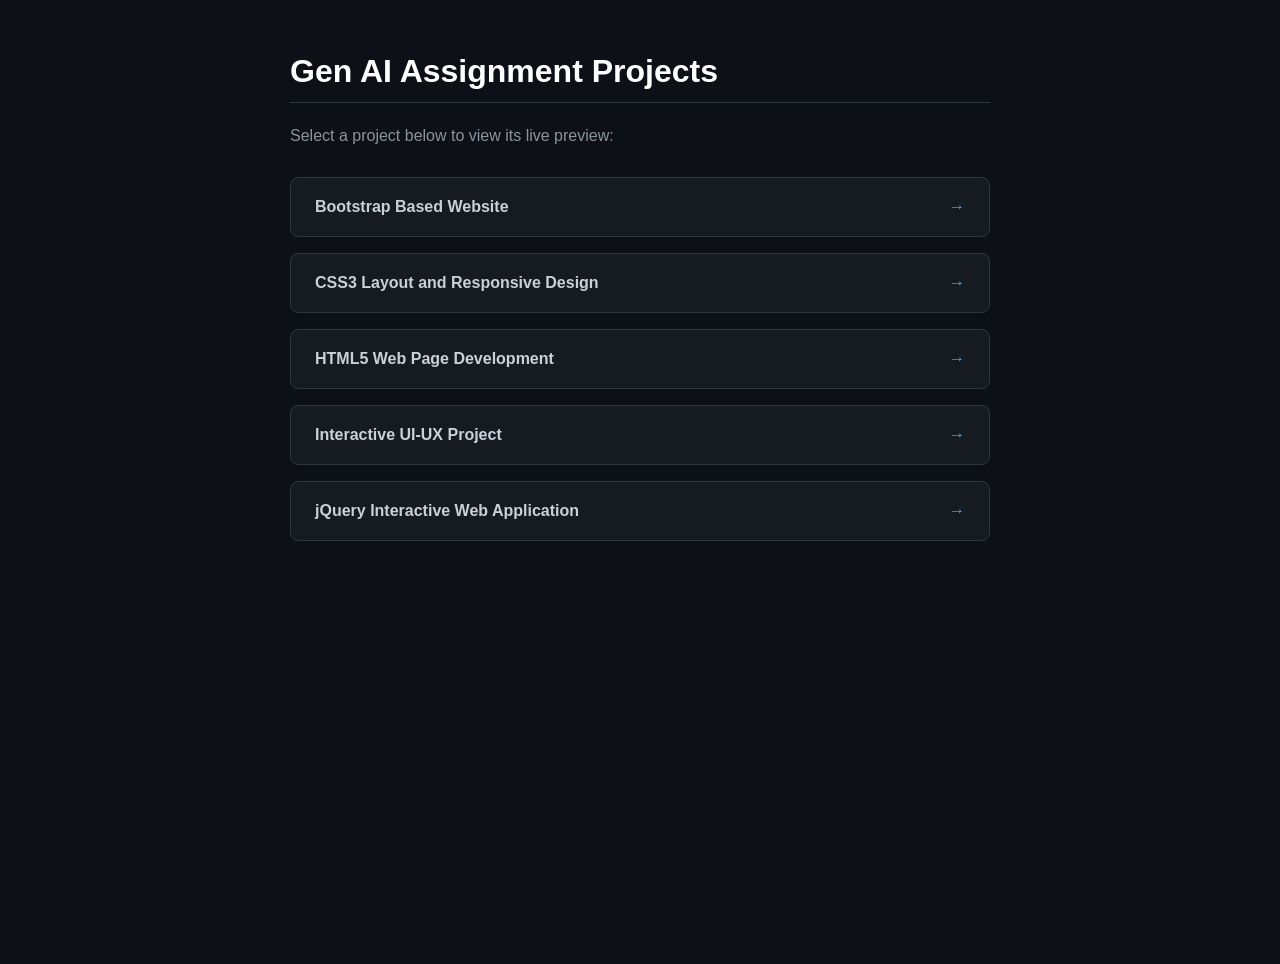
<file: index.html>
<!DOCTYPE html>
<html lang="en">
<head>
  <meta charset="UTF-8" />
  <meta name="viewport" content="width=device-width, initial-scale=1.0" />
  <title>Gen AI Assignment Portal</title>
  <style>
    :root {
      --bg-color: #0d1117;
      --card-bg: #161b22;
      --border-color: #30363d;
      --text-color: #c9d1d9;
      --accent-color: #58a6ff;
      --hover-bg: #21262d;
    }

    body {
      font-family: -apple-system, BlinkMacSystemFont, "Segoe UI", Roboto, Helvetica, Arial, sans-serif;
      background-color: var(--bg-color);
      color: var(--text-color);
      margin: 0;
      padding: 2rem;
      display: flex;
      flex-direction: column;
      align-items: center;
      min-height: 100vh;
    }

    .container {
      max-width: 700px;
      width: 100%;
    }

    h1 {
      color: #ffffff;
      font-size: 2rem;
      border-bottom: 1px solid var(--border-color);
      padding-bottom: 0.75rem;
      margin-bottom: 1.5rem;
    }

    p {
      color: #8b949e;
      margin-bottom: 2rem;
    }

    .list {
      display: flex;
      flex-direction: column;
      gap: 1rem;
    }

    .card {
      display: flex;
      justify-content: space-between;
      align-items: center;
      background-color: var(--card-bg);
      border: 1px solid var(--border-color);
      border-radius: 8px;
      padding: 1.25rem 1.5rem;
      text-decoration: none;
      color: var(--text-color);
      font-weight: 600;
      transition: all 0.2s ease-in-out;
    }

    .card:hover {
      background-color: var(--hover-bg);
      border-color: var(--accent-color);
      transform: translateY(-2px);
    }

    .card span {
      color: var(--accent-color);
    }
  </style>
</head>
<body>

  <div class="container">
    <h1>Gen AI Assignment Projects</h1>
    <p>Select a project below to view its live preview:</p>

    <div class="list">
      <a class="card" href="./Bootstrap Based Website/">
        Bootstrap Based Website <span>&rarr;</span>
      </a>
      <a class="card" href="./CSS3 Layout and Responsive Design/">
        CSS3 Layout and Responsive Design <span>&rarr;</span>
      </a>
      <a class="card" href="./HTML5 Web Page Development/">
        HTML5 Web Page Development <span>&rarr;</span>
      </a>
      <a class="card" href="./Interactive UI-UX Project/">
        Interactive UI-UX Project <span>&rarr;</span>
      </a>
      <a class="card" href="./jQuery Interactive Web Application/">
        jQuery Interactive Web Application <span>&rarr;</span>
      </a>
    </div>
  </div>

</body>
</html>
</file>
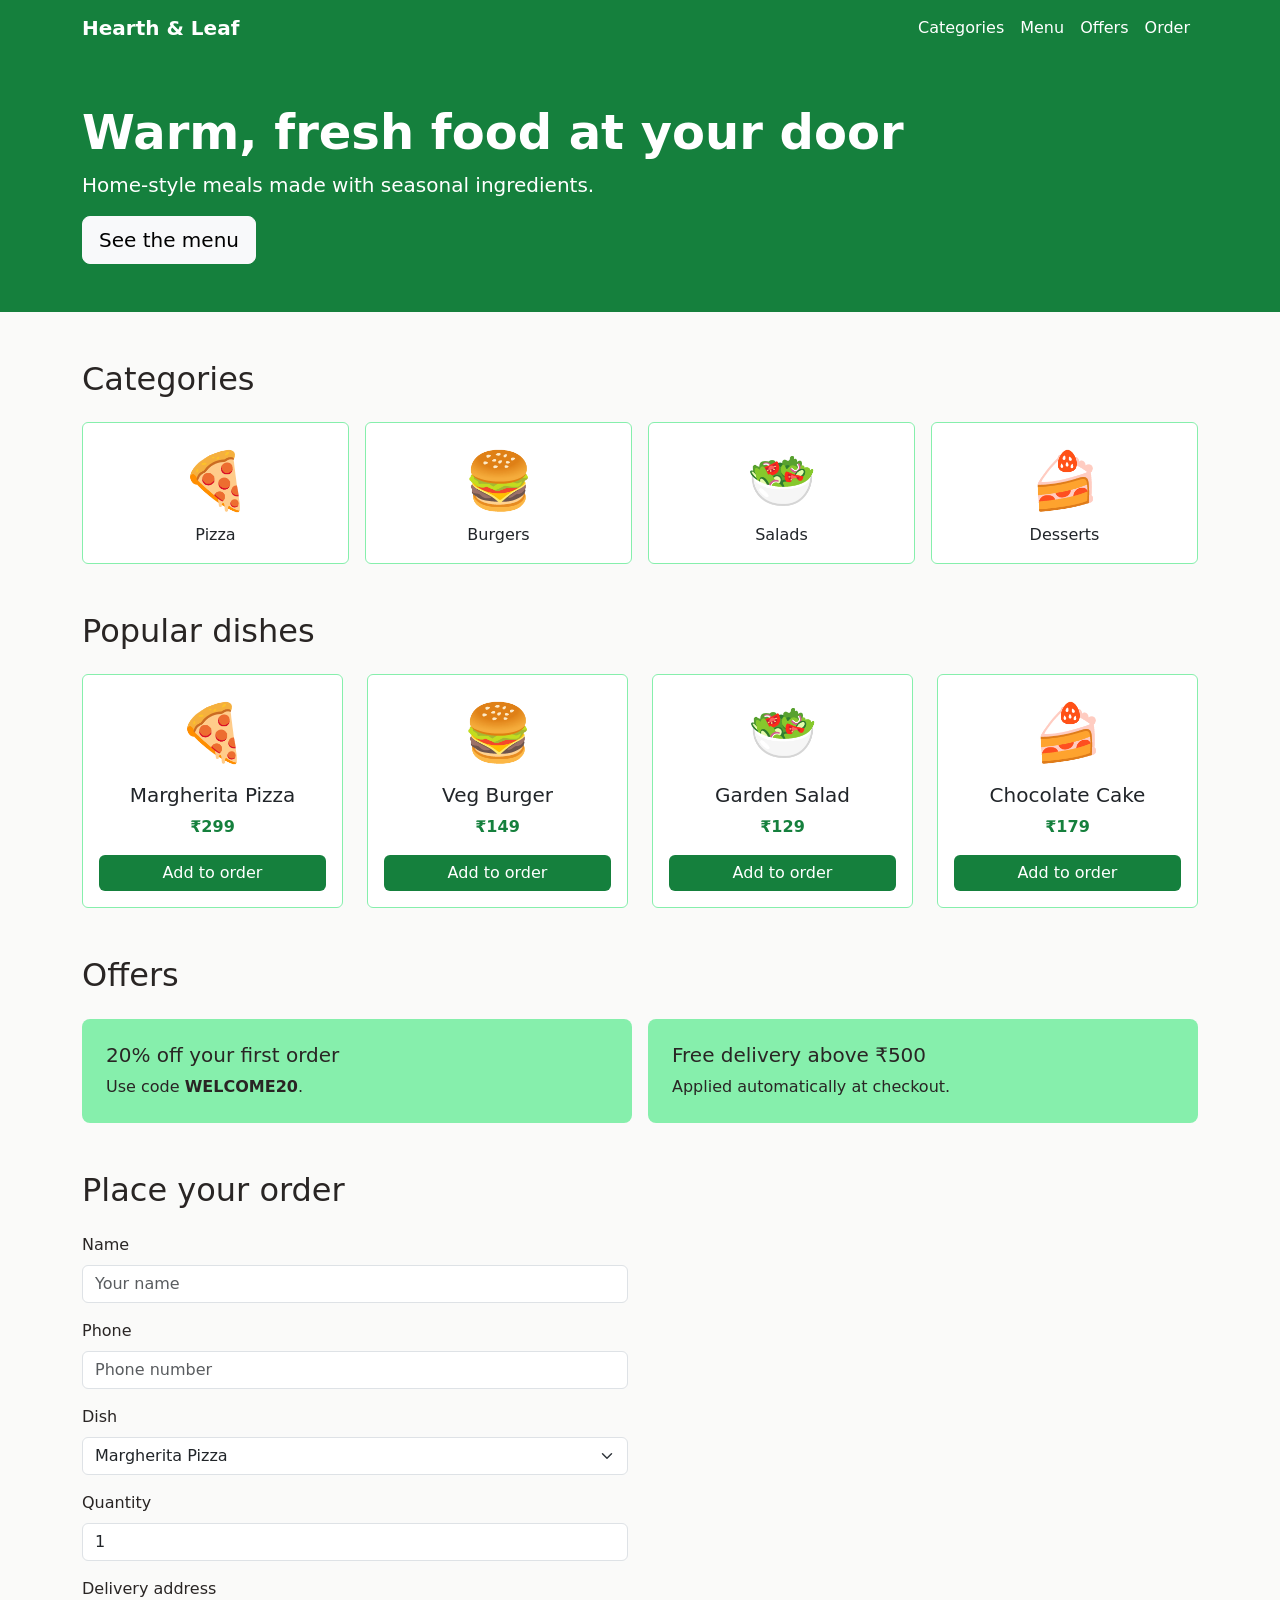
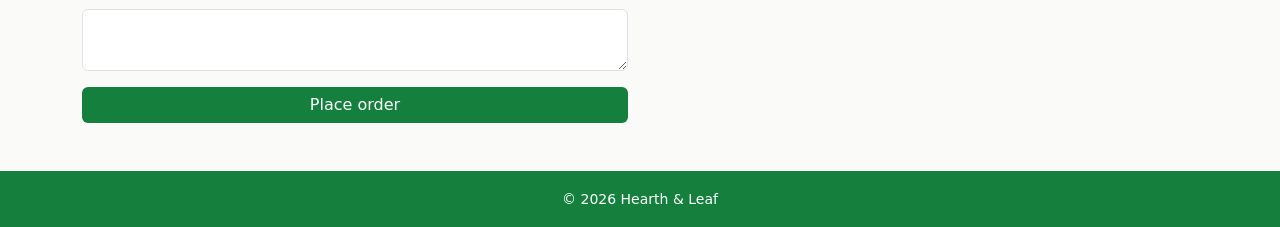
<file: Bootstrap Based Website/index.html>
<!DOCTYPE html>
<html lang="en">
<head>
  <meta charset="UTF-8">
  <meta name="viewport" content="width=device-width, initial-scale=1">
  <title>Hearth & Leaf - Online Food Ordering</title>
  <link href="https://cdn.jsdelivr.net/npm/bootstrap@5.3.3/dist/css/bootstrap.min.css" rel="stylesheet">
  <style>
    :root {
      --green: rgb(21, 128, 61);
      --sage: rgb(134, 239, 172);
      --sand: rgb(250, 250, 249);
      --text: rgb(41, 37, 36);
    }
    body { background: var(--sand); color: var(--text); }
    .bg-green { background: var(--green); }
    .text-green { color: var(--green); }
    .bg-sage { background: var(--sage); }
    .btn-green { background: var(--green); color: #fff; border: 0; }
    .btn-green:hover { background: rgb(16, 100, 48); color: #fff; }
    .navbar .nav-link { color: #fff; }
    .navbar .nav-link:hover { color: var(--sage); }
    .hero { background: var(--green); color: #fff; }
    .card { border: 1px solid var(--sage); background: #fff; }
    .emoji { font-size: 3.5rem; }
    .offer { background: var(--sage); border-radius: .5rem; }
  </style>
</head>
<body>

<!-- Responsive Navbar -->
<nav class="navbar navbar-expand-md navbar-dark bg-green sticky-top">
  <div class="container">
    <a class="navbar-brand fw-bold" href="#">Hearth &amp; Leaf</a>
    <button class="navbar-toggler" data-bs-toggle="collapse" data-bs-target="#menu">
      <span class="navbar-toggler-icon"></span>
    </button>
    <div class="collapse navbar-collapse" id="menu">
      <ul class="navbar-nav ms-auto">
        <li class="nav-item"><a class="nav-link" href="#categories">Categories</a></li>
        <li class="nav-item"><a class="nav-link" href="#menu-items">Menu</a></li>
        <li class="nav-item"><a class="nav-link" href="#offers">Offers</a></li>
        <li class="nav-item"><a class="nav-link" href="#order">Order</a></li>
      </ul>
    </div>
  </div>
</nav>

<!-- Hero -->
<header class="hero py-5">
  <div class="container text-center text-md-start">
    <h1 class="display-5 fw-bold">Warm, fresh food at your door</h1>
    <p class="lead">Home-style meals made with seasonal ingredients.</p>
    <a href="#menu-items" class="btn btn-light btn-lg">See the menu</a>
  </div>
</header>

<!-- Categories -->
<section id="categories" class="container py-5">
  <h2 class="mb-4">Categories</h2>
  <div class="row g-3 text-center">
    <div class="col-6 col-md-3"><div class="card p-3"><div class="emoji">🍕</div>Pizza</div></div>
    <div class="col-6 col-md-3"><div class="card p-3"><div class="emoji">🍔</div>Burgers</div></div>
    <div class="col-6 col-md-3"><div class="card p-3"><div class="emoji">🥗</div>Salads</div></div>
    <div class="col-6 col-md-3"><div class="card p-3"><div class="emoji">🍰</div>Desserts</div></div>
  </div>
</section>

<!-- Food cards (Bootstrap Grid) -->
<section id="menu-items" class="container pb-5">
  <h2 class="mb-4">Popular dishes</h2>
  <div class="row g-4">
    <div class="col-12 col-sm-6 col-lg-3">
      <div class="card h-100 text-center p-3">
        <div class="emoji">🍕</div>
        <h5 class="mt-2">Margherita Pizza</h5>
        <p class="text-green fw-bold">₹299</p>
        <button class="btn btn-green mt-auto order-btn" data-item="Margherita Pizza">Add to order</button>
      </div>
    </div>
    <div class="col-12 col-sm-6 col-lg-3">
      <div class="card h-100 text-center p-3">
        <div class="emoji">🍔</div>
        <h5 class="mt-2">Veg Burger</h5>
        <p class="text-green fw-bold">₹149</p>
        <button class="btn btn-green mt-auto order-btn" data-item="Veg Burger">Add to order</button>
      </div>
    </div>
    <div class="col-12 col-sm-6 col-lg-3">
      <div class="card h-100 text-center p-3">
        <div class="emoji">🥗</div>
        <h5 class="mt-2">Garden Salad</h5>
        <p class="text-green fw-bold">₹129</p>
        <button class="btn btn-green mt-auto order-btn" data-item="Garden Salad">Add to order</button>
      </div>
    </div>
    <div class="col-12 col-sm-6 col-lg-3">
      <div class="card h-100 text-center p-3">
        <div class="emoji">🍰</div>
        <h5 class="mt-2">Chocolate Cake</h5>
        <p class="text-green fw-bold">₹179</p>
        <button class="btn btn-green mt-auto order-btn" data-item="Chocolate Cake">Add to order</button>
      </div>
    </div>
  </div>
</section>

<!-- Offers -->
<section id="offers" class="container pb-5">
  <h2 class="mb-4">Offers</h2>
  <div class="row g-3">
    <div class="col-12 col-md-6"><div class="offer p-4"><h5>20% off your first order</h5><p class="mb-0">Use code <strong>WELCOME20</strong>.</p></div></div>
    <div class="col-12 col-md-6"><div class="offer p-4"><h5>Free delivery above ₹500</h5><p class="mb-0">Applied automatically at checkout.</p></div></div>
  </div>
</section>

<!-- Order form -->
<section id="order" class="container pb-5">
  <h2 class="mb-4">Place your order</h2>
  <div class="row">
    <div class="col-12 col-md-8 col-lg-6">
      <div class="mb-3">
        <label class="form-label" for="name">Name</label>
        <input id="name" class="form-control" placeholder="Your name">
      </div>
      <div class="mb-3">
        <label class="form-label" for="phone">Phone</label>
        <input id="phone" class="form-control" placeholder="Phone number">
      </div>
      <div class="mb-3">
        <label class="form-label" for="dish">Dish</label>
        <select id="dish" class="form-select">
          <option>Margherita Pizza</option>
          <option>Veg Burger</option>
          <option>Garden Salad</option>
          <option>Chocolate Cake</option>
        </select>
      </div>
      <div class="mb-3">
        <label class="form-label" for="qty">Quantity</label>
        <input id="qty" type="number" min="1" value="1" class="form-control">
      </div>
      <div class="mb-3">
        <label class="form-label" for="address">Delivery address</label>
        <textarea id="address" class="form-control" rows="2"></textarea>
      </div>
      <button id="placeOrder" class="btn btn-green w-100">Place order</button>
    </div>
  </div>
</section>

<footer class="bg-green text-white text-center py-3">
  <small>© 2026 Hearth &amp; Leaf</small>
</footer>

<!-- Modal -->
<div class="modal fade" id="orderModal" tabindex="-1">
  <div class="modal-dialog modal-dialog-centered">
    <div class="modal-content">
      <div class="modal-header bg-sage">
        <h5 class="modal-title">Order placed</h5>
        <button class="btn-close" data-bs-dismiss="modal"></button>
      </div>
      <div class="modal-body" id="modalText"></div>
      <div class="modal-footer">
        <button class="btn btn-green" data-bs-dismiss="modal">Close</button>
      </div>
    </div>
  </div>
</div>

<script src="https://cdn.jsdelivr.net/npm/bootstrap@5.3.3/dist/js/bootstrap.bundle.min.js"></script>
<script>
  const modal = new bootstrap.Modal(document.getElementById('orderModal'));

  // "Add to order" buttons pick the dish in the form
  document.querySelectorAll('.order-btn').forEach(btn => {
    btn.addEventListener('click', () => {
      document.getElementById('dish').value = btn.dataset.item;
      document.getElementById('order').scrollIntoView({ behavior: 'smooth' });
    });
  });

  // Place order shows the confirmation modal
  document.getElementById('placeOrder').addEventListener('click', () => {
    const name = document.getElementById('name').value.trim();
    const address = document.getElementById('address').value.trim();
    if (!name || !address) {
      alert('Please enter your name and delivery address.');
      return;
    }
    const dish = document.getElementById('dish').value;
    const qty = document.getElementById('qty').value;
    document.getElementById('modalText').textContent =
      `Thanks, ${name}! ${qty} x ${dish} will be delivered to ${address}.`;
    modal.show();
  });
</script>
</body>
</html>
</file>
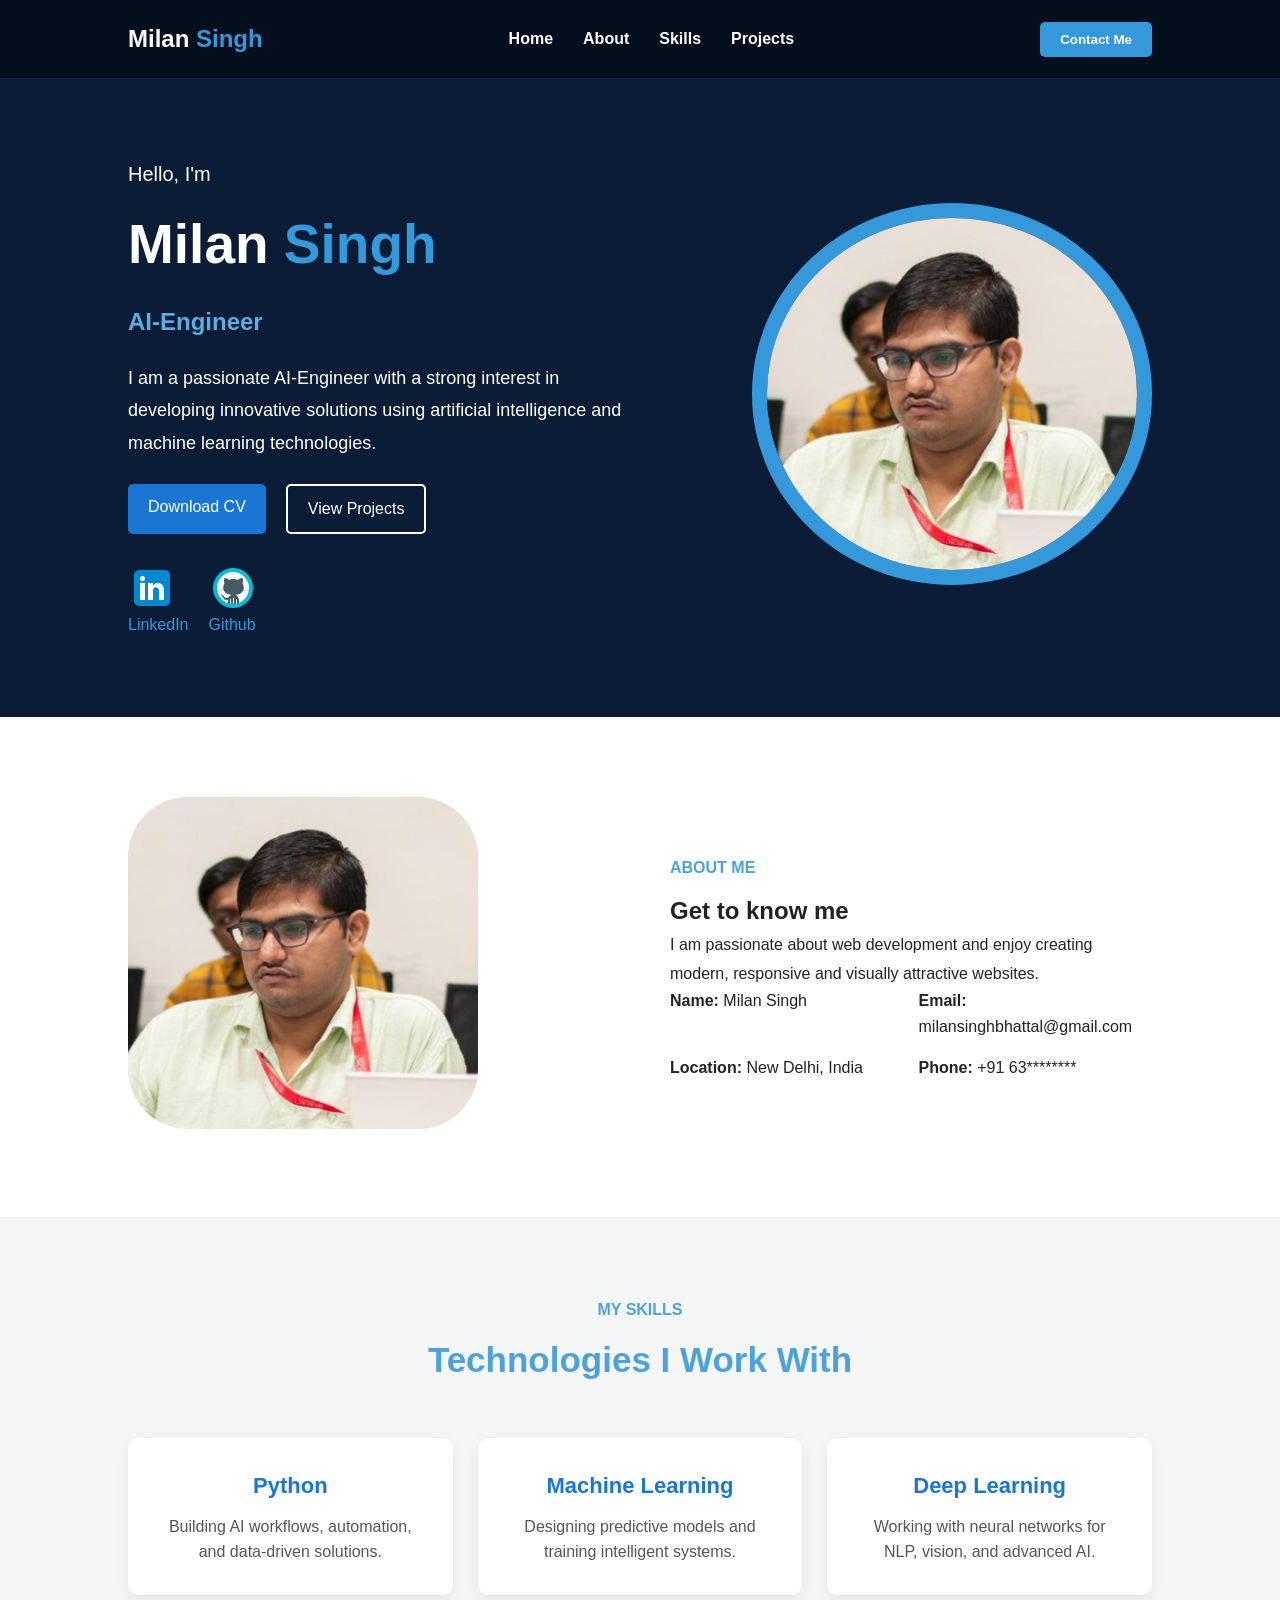
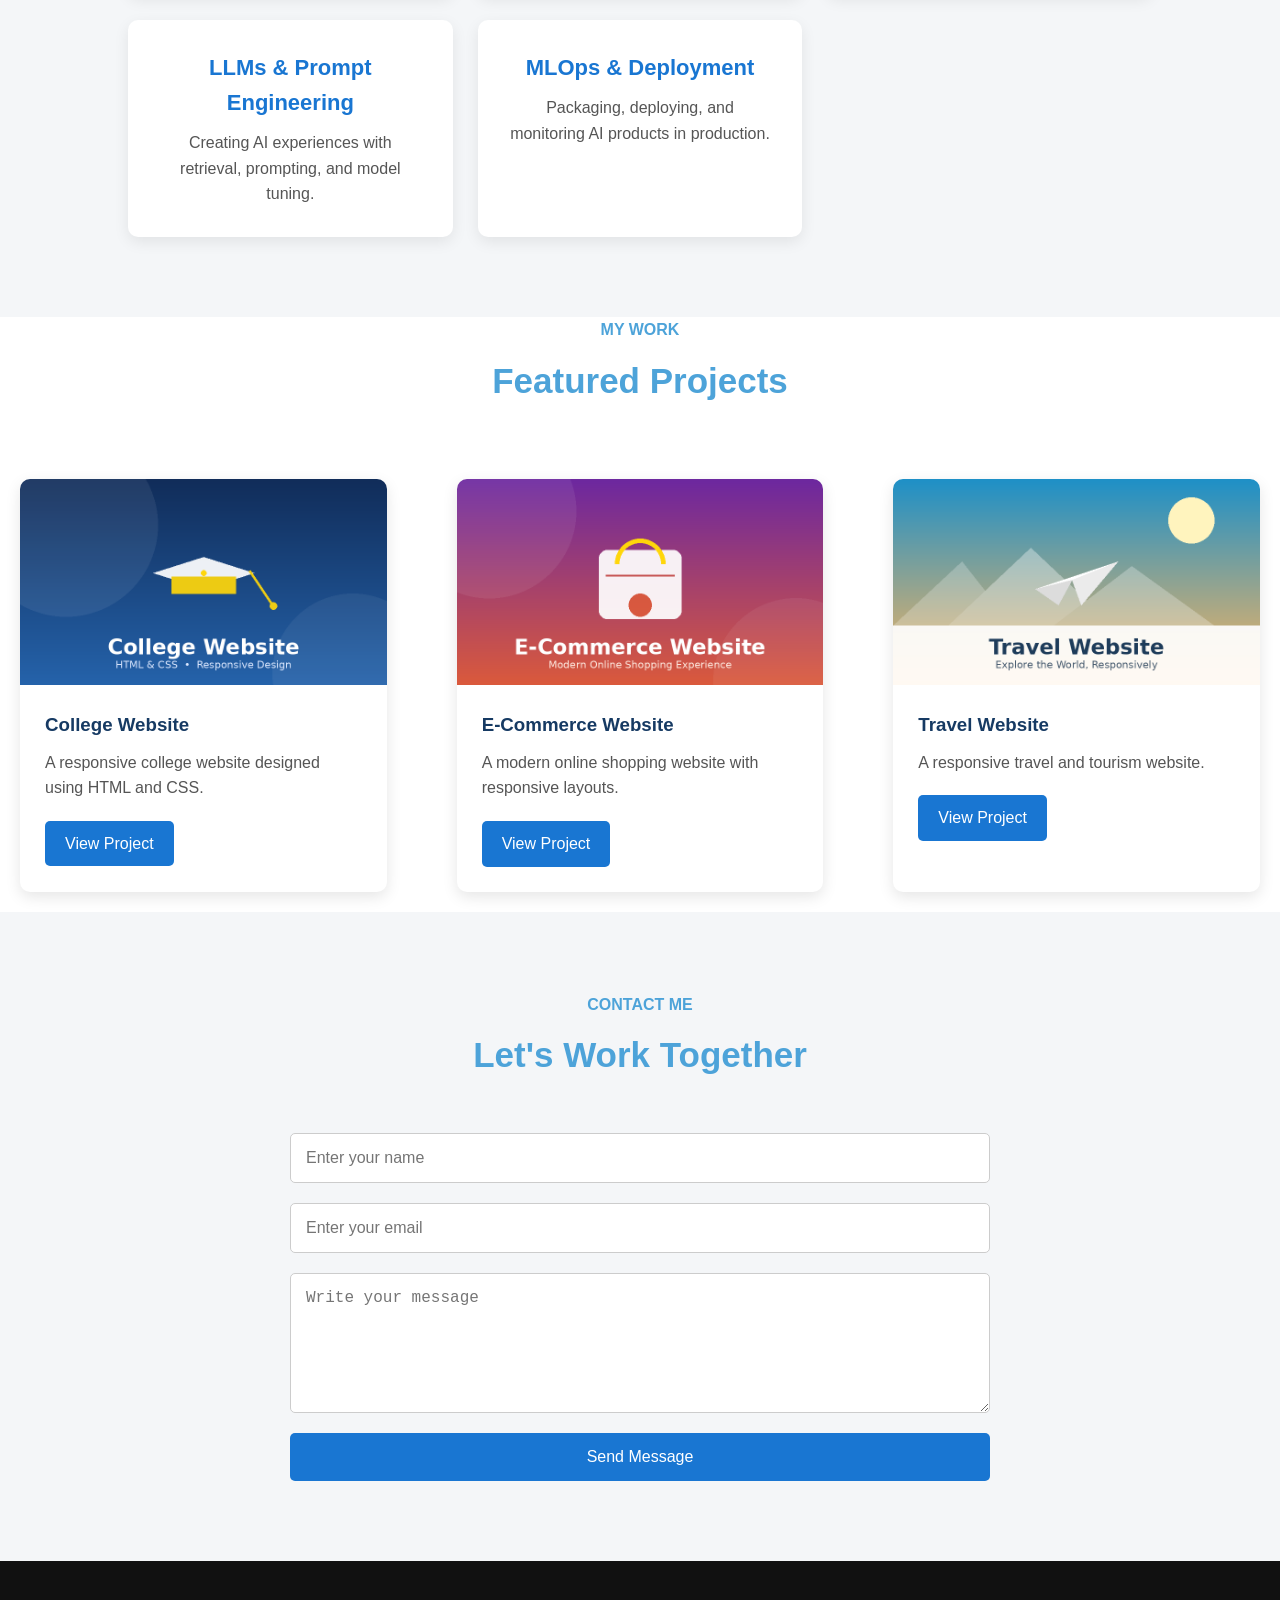
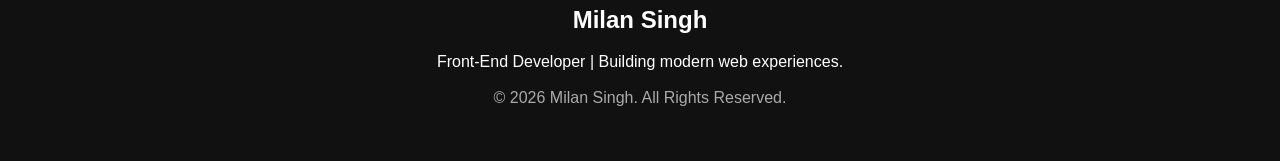
<file: CSS3 Layout and Responsive Design/index.html>
<!doctype html>
<html lang="en">
    <head>
        <meta charset="UTF-8">
        <meta name="viewport" content="width=device-width, initial-scale=1.0">
        <title>Portfolio</title>
        <link rel="stylesheet" href="styles.css">
    </head>
    <body>
        <!--navigation bar-->
        <nav class="navbar">
            <!-- Website Logo -->
            <div class="logo">
                Milan <span>Singh</span>
            </div>
            <!-- Navigation Links -->
            <ul class="nav-links">
                <li><a href="#home">Home</a></li>
                <li><a href="#about">About</a></li>
                <li><a href="#skills">Skills</a></li>
                <li><a href="#projects">Projects</a></li>
            </ul>
            <!-- Contact Button -->
            <button><a href="#contact">Contact Me</a></button>
        </nav>
        <!-- HERO SECTION -->
        <section class="hero" id="home">
            <!-- Left Content -->
            <div class="hero-content">
                <p class="hello">Hello, I'm</p>
                    <h1>Milan <span>Singh</span></h1>
                    <h2>AI-Engineer</h2>
                <p class="hero-text">
                    I am a passionate AI-Engineer with a strong interest in developing innovative solutions using artificial intelligence and machine learning technologies.
                </p>
                <!-- Hero Buttons -->
                <div class="hero-buttons">
                    <a href="#" class="primary-btn">Download CV</a>
                    <a href="#projects" class="secondary-btn">View Projects</a>
                </div>
                <!-- Social Links -->
                <div class="social-icons">
                        <a href="www.linkedin.com/in/milan-singh-89538937a" target="_blank"><img src="images/icons8-linkedin-48.png" alt="LinkedIn"> LinkedIn</a>
                        <a href="https://github.com/Milan01062006" target="_blank"><img src="images/icons8-github-48.png" alt="GitHub"> Github</a>
                </div>
            </div>
            <!-- Right Image -->
            <div class="hero-image">
                <img src="images\Screenshot 2026-09-02 093129.png" alt="Profile Image">
            </div>
        </section>
        <!--about me section-->
        <section class="about section" id="about">
            <div class="about-image">
                <img src="images\Screenshot 2026-09-02 093129.png" alt="about milan singh">
            </div>
            <div class="about-content">
                <p class="section-small-title">
                    ABOUT ME
                </p>
                <h2>Get to know me</h2>
                <p>
                    I am passionate about web development and enjoy creating modern, responsive and visually attractive websites.
                </p>
                
                <div class="personal-info">
                    <div><strong>Name:</strong> Milan Singh</div>
                    <div><strong>Email:</strong> milansinghbhattal@gmail.com</div>
                    <div><strong>Location:</strong> New Delhi, India</div>
                    <div><strong>Phone:</strong> +91 63********</div>
                </div> 
            </div>   
        </section>
        <!-- ==================== skills section ==================== -->
        <section class="skills section" id="skills">
            <div class="section-heading">
                <p class="section-small-title">MY SKILLS</p>
                    <h2>Technologies I Work With</h2>
            </div>
            <div class="skills-grid">
                <div class="skill-card">
                    <h3>Python</h3>
                    <p>Building AI workflows, automation, and data-driven solutions.</p>
                </div>
                <div class="skill-card">
                    <h3>Machine Learning</h3>
                    <p>Designing predictive models and training intelligent systems.</p>
                </div>
                <div class="skill-card">
                    <h3>Deep Learning</h3>
                    <p>Working with neural networks for NLP, vision, and advanced AI.</p>
                </div>
                <div class="skill-card">
                    <h3>LLMs & Prompt Engineering</h3>
                    <p>Creating AI experiences with retrieval, prompting, and model tuning.</p>
                </div>
                <div class="skill-card">
                    <h3>MLOps & Deployment</h3>
                    <p>Packaging, deploying, and monitoring AI products in production.</p>
                </div>
            </div>
        </section>
        <!-- ==================== projects section ==================== -->
        <section class="projects-section" id="projects">
            <div class="section-heading">
                <p class="section-small-title">MY WORK</p>
                <h2>Featured Projects</h2>
            </div>
            <div class="projects-grid">
            <!-- Project 1 -->
                <div class="project-card">
                    <img src="images\college_website.png" alt="College Website">
                    <div class="project-content">
                        <h3>College Website</h3>
                        <p>A responsive college website designed using HTML and CSS.</p>
                        <a href="#">View Project</a>
                    </div>
                </div>
            <!-- Project 2 -->
            <div class="project-card">
                <img src="images\ecommerce_website.png" alt="E-Commerce Website">
                <div class="project-content">
                    <h3>E-Commerce Website</h3>
                    <p>A modern online shopping website with responsive layouts.</p>
                    <a href="#">View Project</a>
                </div>
            </div>
            <!-- Project 3 -->
            <div class="project-card">
                <img src="images\travel_website.png" alt="Travel Website">
                <div class="project-content">
                    <h3>Travel Website</h3>
                    <p>A responsive travel and tourism website.</p>
                    <a href="#">View Project</a>
                </div>
            </div>
        </section>
        <!-- =========================
     CONTACT SECTION
========================= -->
        <section class="contact section" id="contact">
            <div class="section-heading">
                <p class="section-small-title">CONTACT ME</p>
                <h2>Let's Work Together</h2>
            </div>
            <form class="contact-form">
                <!-- User Name -->
                <input type="text"
                placeholder="Enter your name"
                required>
                <!-- User Email -->
                <input type="email"
                placeholder="Enter your email"
                required>
                <!-- User Message -->
                <textarea placeholder="Write your message"
                  rows="6" required></textarea>
                <!-- Submit Button -->
                <button type="submit">Send Message</button>
            </form>
        </section>
        <!-- ......................... -->
<!--          FOOTER           -->
<!-- ......................... -->
        <footer>
            <h2>Milan Singh</h2>
            <p>
                Front-End Developer | 
                Building modern web experiences.
            </p>
            <p class="copyright">
                &copy; 2026 Milan Singh.
                All Rights Reserved.
            </p>
        </footer>
    </body>
</html>
</file>
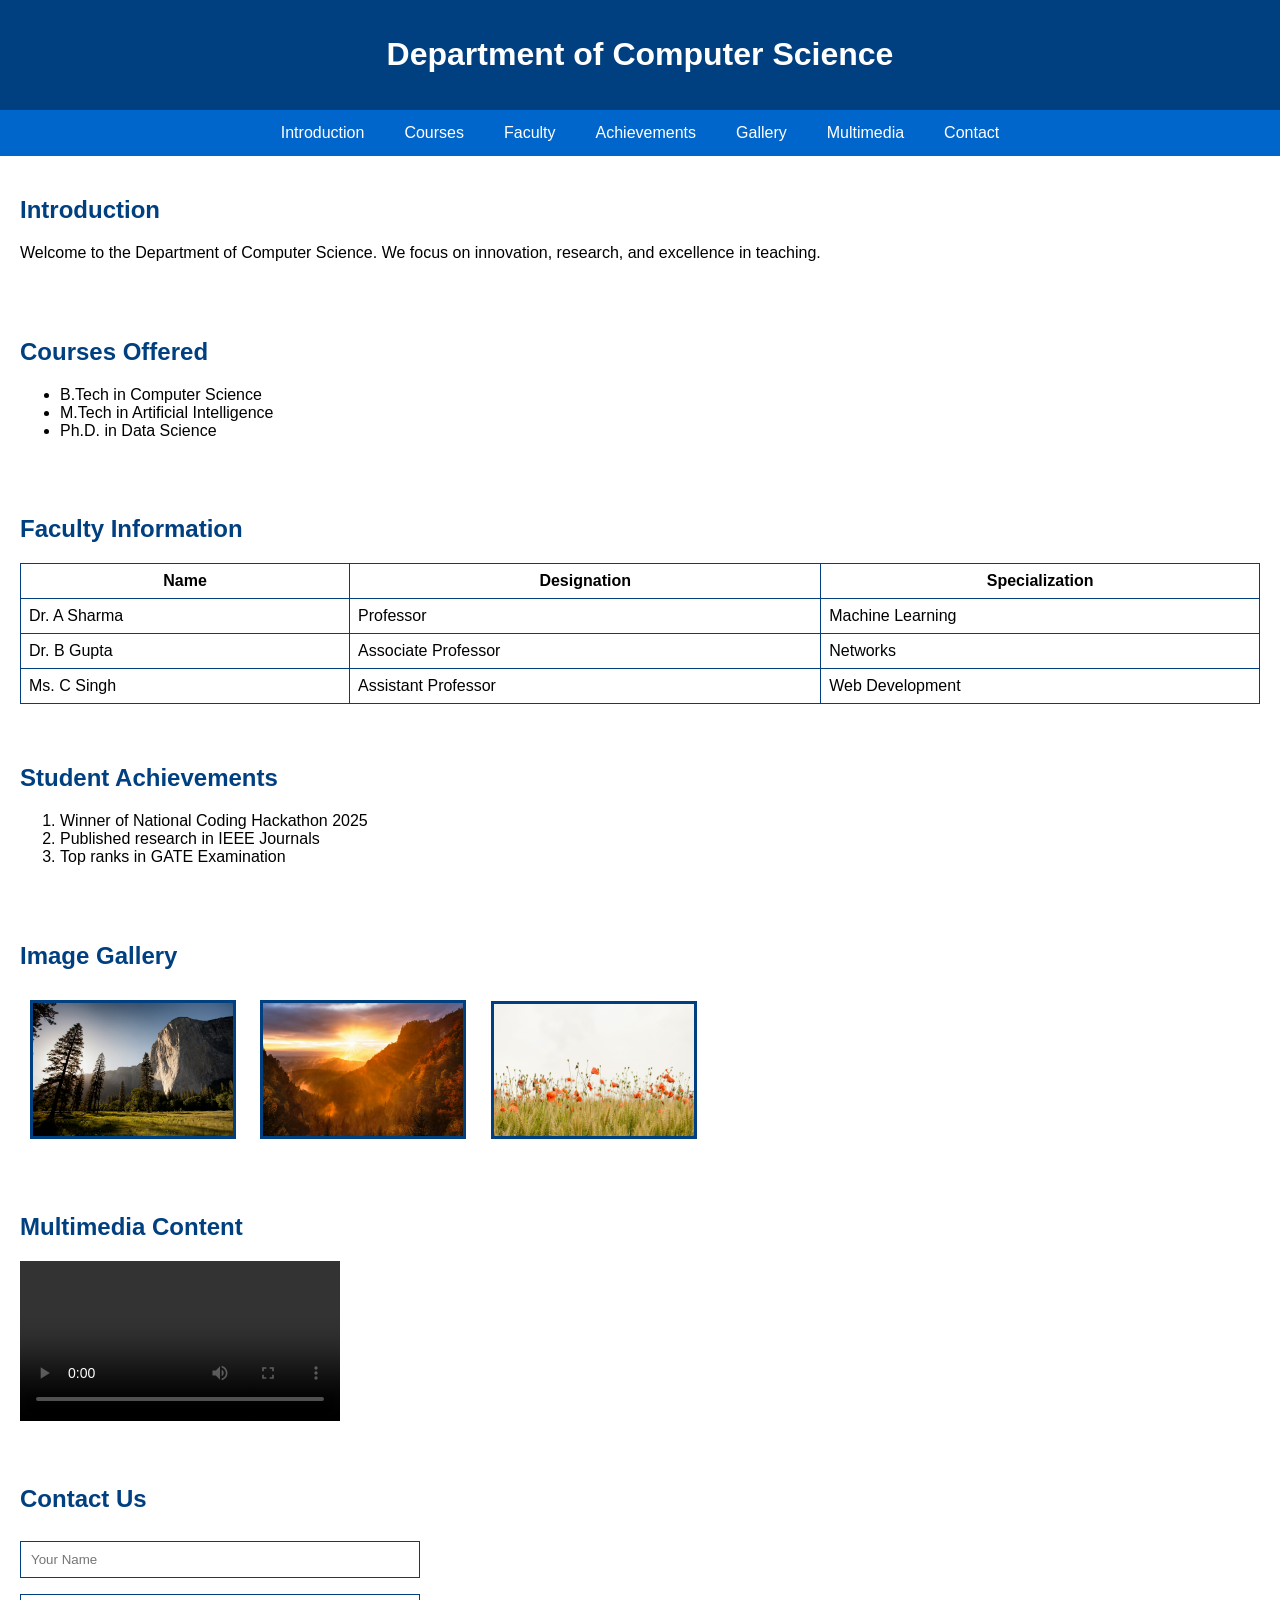
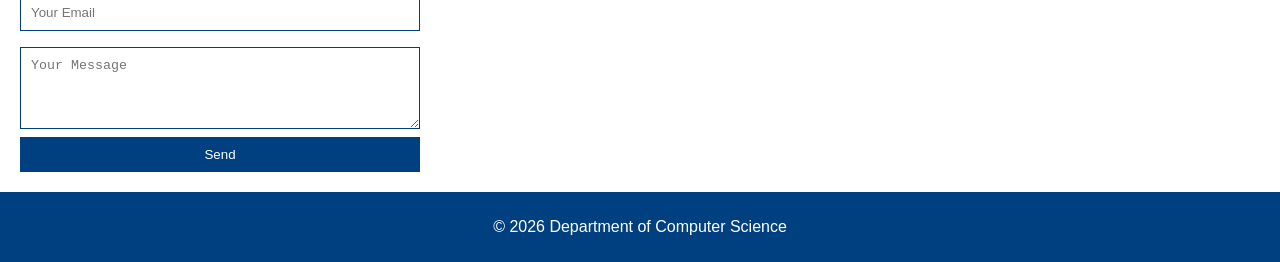
<file: HTML5 Web Page Development/index.html>
<!DOCTYPE html>
<html lang="en">
<head>
  <meta charset="UTF-8">
  <meta name="viewport" content="width=device-width, initial-scale=1.0">
  <title>College Department Website</title>
  <style>
    body { font-family: Arial, sans-serif; margin:0; padding:0; }
    header { background:#004080; color:white; padding:15px; text-align:center; }
    nav { background:#0066cc; display:flex; justify-content:center; }
    nav a { color:white; padding:14px 20px; text-decoration:none; }
    nav a:hover { background:#004080; }
    section { padding:20px; }
    h2 { color:#004080; }
    .gallery img { width:100%; max-width:200px; margin:10px; border:3px solid #004080; }
    .faculty-table, .faculty-table th, .faculty-table td {
      border:1px solid #004080; border-collapse:collapse; padding:8px;
    }
    .faculty-table { width:100%; }
    form { display:flex; flex-direction:column; max-width:400px; }
    form input, form textarea { margin:8px 0; padding:10px; border:1px solid #004080; }
    form button { background:#004080; color:white; padding:10px; border:none; cursor:pointer; }
    form button:hover { background:#0066cc; }
    footer { background:#004080; color:white; text-align:center; padding:10px; }
    @media (max-width:600px) {
      nav { flex-direction:column; }
    }
  </style>
</head>
<body>

<header>
  <h1>Department of Computer Science</h1>
</header>

<nav>
  <a href="#intro">Introduction</a>
  <a href="#courses">Courses</a>
  <a href="#faculty">Faculty</a>
  <a href="#achievements">Achievements</a>
  <a href="#gallery">Gallery</a>
  <a href="#multimedia">Multimedia</a>
  <a href="#contact">Contact</a>
</nav>

<section id="intro">
  <h2>Introduction</h2>
  <p>Welcome to the Department of Computer Science. We focus on innovation, research, and excellence in teaching.</p>
</section>

<section id="courses">
  <h2>Courses Offered</h2>
  <ul>
    <li>B.Tech in Computer Science</li>
    <li>M.Tech in Artificial Intelligence</li>
    <li>Ph.D. in Data Science</li>
  </ul>
</section>

<section id="faculty">
  <h2>Faculty Information</h2>
  <table class="faculty-table">
    <tr><th>Name</th><th>Designation</th><th>Specialization</th></tr>
    <tr><td>Dr. A Sharma</td><td>Professor</td><td>Machine Learning</td></tr>
    <tr><td>Dr. B Gupta</td><td>Associate Professor</td><td>Networks</td></tr>
    <tr><td>Ms. C Singh</td><td>Assistant Professor</td><td>Web Development</td></tr>
  </table>
</section>

<section id="achievements">
  <h2>Student Achievements</h2>
  <ol>
    <li>Winner of National Coding Hackathon 2025</li>
    <li>Published research in IEEE Journals</li>
    <li>Top ranks in GATE Examination</li>
  </ol>
</section>

<section id="gallery">
  <h2>Image Gallery</h2>
  <div class="gallery">
    <img src="images\adam-kool-ndN00KmbJ1c-unsplash.jpg" alt="Event 1">
    <img src="images\artem-sapegin-8c6eS43iq1o-unsplash.jpg" alt="Event 2">
    <img src="images\enrico-bet-IicyiaPYGGI-unsplash.jpg" alt="Event 3">
  </div>
</section>

<section id="multimedia">
  <h2>Multimedia Content</h2>
  <video width="320" controls>
    <source src="https://www.w3schools.com/html/mov_bbb.mp4" type="video/mp4">
    Your browser does not support video.
  </video>
</section>

<section id="contact">
  <h2>Contact Us</h2>
  <form>
    <input type="text" placeholder="Your Name" required>
    <input type="email" placeholder="Your Email" required>
    <textarea placeholder="Your Message" rows="4" required></textarea>
    <button type="submit">Send</button>
  </form>
</section>

<footer>
  <p>&copy; 2026 Department of Computer Science</p>
</footer>

</body>
</html>
</file>
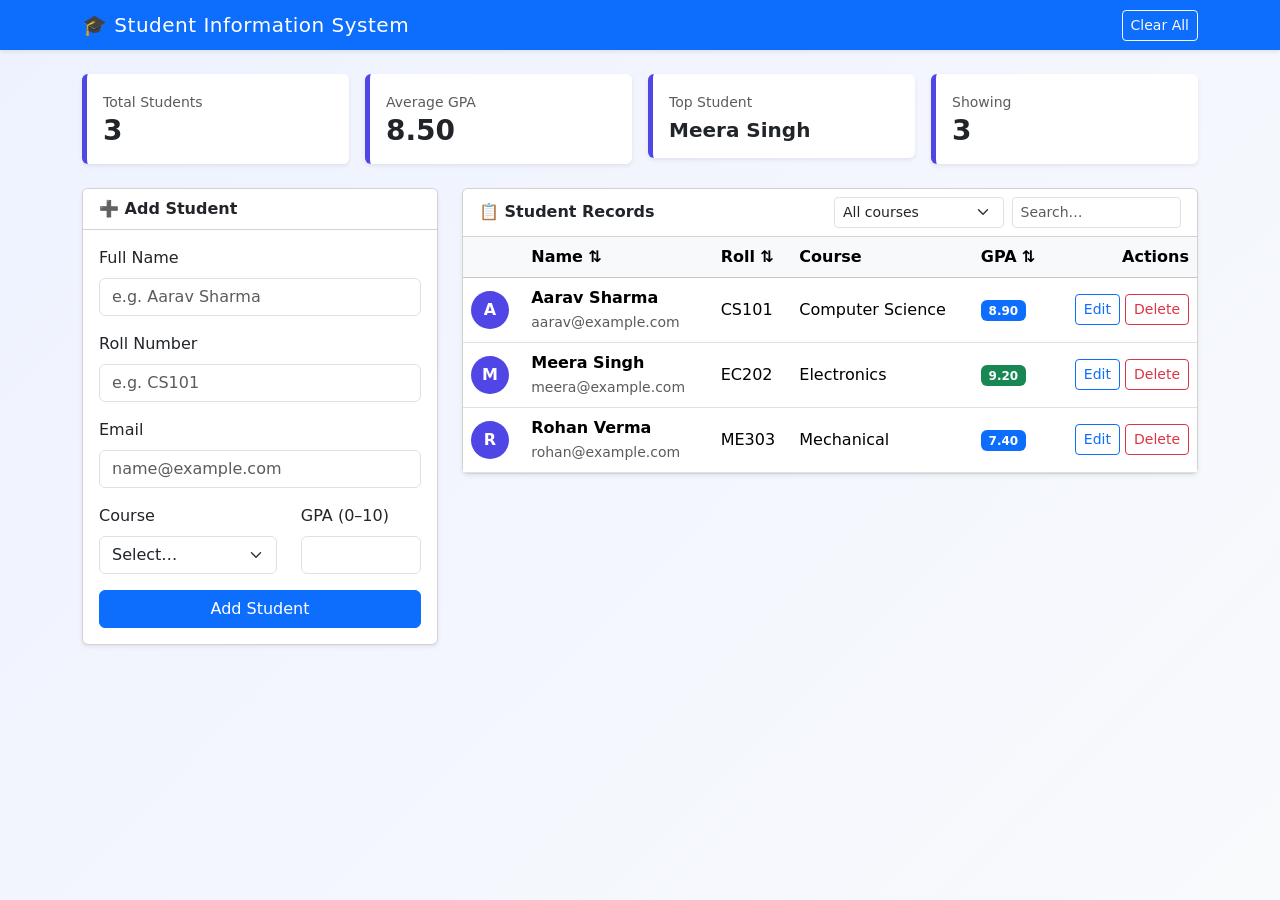
<file: jQuery Interactive Web Application/index.html>
<!DOCTYPE html>
<html lang="en">
<head>
<meta charset="UTF-8">
<meta name="viewport" content="width=device-width, initial-scale=1">
<title>Student Information System</title>
<link href="https://cdn.jsdelivr.net/npm/bootstrap@5.3.3/dist/css/bootstrap.min.css" rel="stylesheet">
<style>
  body { background: linear-gradient(135deg,#eef2ff,#f8fafc); min-height: 100vh; }
  .navbar-brand { letter-spacing: .5px; }
  .stat-card { border: 0; border-left: 5px solid #4f46e5; transition: transform .2s, box-shadow .2s; }
  .stat-card:hover { transform: translateY(-4px); box-shadow: 0 .6rem 1.2rem rgba(0,0,0,.12); }
  .stat-card h3 { margin: 0; font-weight: 700; }
  .avatar { width: 38px; height: 38px; border-radius: 50%; background: #4f46e5; color: #fff;
            display: inline-flex; align-items: center; justify-content: center; font-weight: 600; }
  tbody tr { transition: background .2s; }
  tbody tr.highlight { background: #fef9c3 !important; }
  .sortable { cursor: pointer; user-select: none; }
  .sortable:hover { color: #4f46e5; }
  .is-invalid-msg { display: none; }
  #empty { display: none; }
</style>
</head>
<body>

<nav class="navbar navbar-dark bg-primary shadow-sm mb-4">
  <div class="container">
    <span class="navbar-brand mb-0 h1">🎓 Student Information System</span>
    <button id="btnReset" class="btn btn-outline-light btn-sm">Clear All</button>
  </div>
</nav>

<div class="container pb-5">

  <!-- Stats -->
  <div class="row g-3 mb-4" id="stats">
    <div class="col-6 col-md-3"><div class="card stat-card shadow-sm"><div class="card-body"><small class="text-muted">Total Students</small><h3 id="statTotal">0</h3></div></div></div>
    <div class="col-6 col-md-3"><div class="card stat-card shadow-sm"><div class="card-body"><small class="text-muted">Average GPA</small><h3 id="statGpa">0.00</h3></div></div></div>
    <div class="col-6 col-md-3"><div class="card stat-card shadow-sm"><div class="card-body"><small class="text-muted">Top Student</small><h3 id="statTop" class="fs-5 pt-1">—</h3></div></div></div>
    <div class="col-6 col-md-3"><div class="card stat-card shadow-sm"><div class="card-body"><small class="text-muted">Showing</small><h3 id="statShown">0</h3></div></div></div>
  </div>

  <div class="row g-4">
    <!-- Add form -->
    <div class="col-lg-4">
      <div class="card shadow-sm">
        <div class="card-header bg-white fw-bold">➕ Add Student</div>
        <div class="card-body">
          <form id="addForm" novalidate>
            <div class="mb-3">
              <label class="form-label">Full Name</label>
              <input type="text" class="form-control" id="name" placeholder="e.g. Aarav Sharma">
              <div class="invalid-feedback">Name must be at least 3 letters.</div>
            </div>
            <div class="mb-3">
              <label class="form-label">Roll Number</label>
              <input type="text" class="form-control" id="roll" placeholder="e.g. CS101">
              <div class="invalid-feedback" id="rollMsg">Roll number is required.</div>
            </div>
            <div class="mb-3">
              <label class="form-label">Email</label>
              <input type="email" class="form-control" id="email" placeholder="name@example.com">
              <div class="invalid-feedback">Enter a valid email address.</div>
            </div>
            <div class="row">
              <div class="col-7 mb-3">
                <label class="form-label">Course</label>
                <select class="form-select" id="course">
                  <option value="">Select…</option>
                  <option>Computer Science</option><option>Electronics</option>
                  <option>Mechanical</option><option>Civil</option><option>Business</option>
                </select>
                <div class="invalid-feedback">Choose a course.</div>
              </div>
              <div class="col-5 mb-3">
                <label class="form-label">GPA (0–10)</label>
                <input type="number" class="form-control" id="gpa" step="0.01" min="0" max="10">
                <div class="invalid-feedback">0 to 10.</div>
              </div>
            </div>
            <button type="submit" class="btn btn-primary w-100">Add Student</button>
          </form>
        </div>
      </div>
    </div>

    <!-- Table -->
    <div class="col-lg-8">
      <div class="card shadow-sm">
        <div class="card-header bg-white">
          <div class="row g-2 align-items-center">
            <div class="col-md-6 fw-bold">📋 Student Records</div>
            <div class="col-md-3"><select id="filterCourse" class="form-select form-select-sm"><option value="">All courses</option></select></div>
            <div class="col-md-3"><input type="search" id="search" class="form-control form-control-sm" placeholder="Search…"></div>
          </div>
        </div>
        <div class="table-responsive">
          <table class="table table-hover align-middle mb-0">
            <thead class="table-light">
              <tr>
                <th></th>
                <th class="sortable" data-key="name">Name ⇅</th>
                <th class="sortable" data-key="roll">Roll ⇅</th>
                <th>Course</th>
                <th class="sortable" data-key="gpa">GPA ⇅</th>
                <th class="text-end">Actions</th>
              </tr>
            </thead>
            <tbody id="tbody"></tbody>
          </table>
        </div>
        <div id="empty" class="text-center text-muted py-5">No students found. Add one using the form.</div>
      </div>
    </div>
  </div>
</div>

<!-- Edit modal -->
<div class="modal fade" id="editModal" tabindex="-1">
  <div class="modal-dialog"><div class="modal-content">
    <div class="modal-header"><h5 class="modal-title">✏️ Edit Student</h5><button class="btn-close" data-bs-dismiss="modal"></button></div>
    <div class="modal-body">
      <input type="hidden" id="eId">
      <div class="mb-3"><label class="form-label">Name</label><input id="eName" class="form-control"><div class="invalid-feedback">At least 3 letters.</div></div>
      <div class="mb-3"><label class="form-label">Roll Number</label><input id="eRoll" class="form-control"><div class="invalid-feedback" id="eRollMsg">Required / must be unique.</div></div>
      <div class="mb-3"><label class="form-label">Email</label><input id="eEmail" type="email" class="form-control"><div class="invalid-feedback">Invalid email.</div></div>
      <div class="row">
        <div class="col-7"><label class="form-label">Course</label><select id="eCourse" class="form-select"></select></div>
        <div class="col-5"><label class="form-label">GPA</label><input id="eGpa" type="number" step="0.01" min="0" max="10" class="form-control"><div class="invalid-feedback">0 to 10.</div></div>
      </div>
    </div>
    <div class="modal-footer"><button class="btn btn-secondary" data-bs-dismiss="modal">Cancel</button><button id="saveEdit" class="btn btn-primary">Save Changes</button></div>
  </div></div>
</div>

<!-- Delete modal -->
<div class="modal fade" id="delModal" tabindex="-1">
  <div class="modal-dialog modal-sm modal-dialog-centered"><div class="modal-content">
    <div class="modal-body text-center p-4">
      <div class="fs-1">🗑️</div>
      <p class="mb-3">Delete <strong id="delName"></strong>?</p>
      <button class="btn btn-light me-2" data-bs-dismiss="modal">Cancel</button>
      <button id="confirmDel" class="btn btn-danger">Delete</button>
    </div>
  </div></div>
</div>

<!-- Toast -->
<div class="toast-container position-fixed bottom-0 end-0 p-3">
  <div id="toast" class="toast align-items-center text-white border-0" role="alert">
    <div class="d-flex"><div class="toast-body" id="toastMsg"></div>
    <button class="btn-close btn-close-white me-2 m-auto" data-bs-dismiss="toast"></button></div>
  </div>
</div>

<script src="https://code.jquery.com/jquery-3.7.1.min.js"></script>
<script src="https://cdn.jsdelivr.net/npm/bootstrap@5.3.3/dist/js/bootstrap.bundle.min.js"></script>
<script>
$(function () {
  const COURSES = ["Computer Science", "Electronics", "Mechanical", "Civil", "Business"];
  const KEY = "sis_students_v1";
  let students = [], sortKey = "name", sortDir = 1, deleteId = null, lastAdded = null;

  // ---------- Storage ----------
  try { students = JSON.parse(localStorage.getItem(KEY)) || []; } catch (e) { students = []; }
  if (!students.length) students = [
    { id: 1, name: "Aarav Sharma", roll: "CS101", email: "aarav@example.com", course: "Computer Science", gpa: 8.9 },
    { id: 2, name: "Meera Singh",  roll: "EC202", email: "meera@example.com", course: "Electronics", gpa: 9.2 },
    { id: 3, name: "Rohan Verma",  roll: "ME303", email: "rohan@example.com", course: "Mechanical", gpa: 7.4 }
  ];
  const save = () => { try { localStorage.setItem(KEY, JSON.stringify(students)); } catch (e) {} };

  // ---------- Helpers ----------
  const esc = s => $("<div>").text(s).html();
  const emailOk = v => /^[^\s@]+@[^\s@]+\.[^\s@]+$/.test(v);
  const nextId = () => students.reduce((m, s) => Math.max(m, s.id), 0) + 1;
  const rollTaken = (roll, ignoreId) =>
    students.some(s => s.roll.toLowerCase() === roll.toLowerCase() && s.id !== ignoreId);

  function toast(msg, type) {
    $("#toast").removeClass("bg-success bg-danger bg-warning bg-info").addClass("bg-" + type);
    $("#toastMsg").text(msg);
    bootstrap.Toast.getOrCreateInstance($("#toast")[0], { delay: 2200 }).show();
  }

  // Populate course dropdowns with jQuery .append()
  COURSES.forEach(c => {
    $("#filterCourse, #eCourse").append($("<option>").text(c));
  });

  // ---------- Render ----------
  function render() {
    const q = $("#search").val().toLowerCase().trim();
    const fc = $("#filterCourse").val();

    let list = students.filter(s =>
      (!fc || s.course === fc) &&
      (!q || [s.name, s.roll, s.email, s.course].join(" ").toLowerCase().includes(q)));

    list.sort((a, b) => {
      const x = a[sortKey], y = b[sortKey];
      return (typeof x === "number" ? x - y : String(x).localeCompare(String(y))) * sortDir;
    });

    const $tb = $("#tbody").empty();
    list.forEach(s => {
      const badge = s.gpa >= 9 ? "success" : s.gpa >= 7 ? "primary" : s.gpa >= 5 ? "warning" : "danger";
      $tb.append(`
        <tr data-id="${s.id}" style="display:none">
          <td><span class="avatar">${esc(s.name.charAt(0).toUpperCase())}</span></td>
          <td><div class="fw-semibold">${esc(s.name)}</div><small class="text-muted">${esc(s.email)}</small></td>
          <td>${esc(s.roll)}</td>
          <td>${esc(s.course)}</td>
          <td><span class="badge text-bg-${badge}">${s.gpa.toFixed(2)}</span></td>
          <td class="text-end text-nowrap">
            <button class="btn btn-sm btn-outline-primary btn-edit">Edit</button>
            <button class="btn btn-sm btn-outline-danger btn-del">Delete</button>
          </td>
        </tr>`);
    });

    // effect: fade rows in one after another
    $tb.find("tr").each(function (i) { $(this).delay(i * 40).fadeIn(250); });
    if (lastAdded) {
      $tb.find(`tr[data-id="${lastAdded}"]`).addClass("highlight");
      setTimeout(() => $(".highlight").removeClass("highlight"), 1800);
      lastAdded = null;
    }

    $("#empty")[list.length ? "slideUp" : "slideDown"](200);
    updateStats(list.length);
  }

  function updateStats(shown) {
    const n = students.length;
    const avg = n ? students.reduce((t, s) => t + s.gpa, 0) / n : 0;
    const top = n ? students.reduce((a, b) => (b.gpa > a.gpa ? b : a)) : null;
    $("#statTotal").text(n);
    $("#statGpa").text(avg.toFixed(2));
    $("#statTop").text(top ? top.name : "—");
    $("#statShown").text(shown);
  }

  // ---------- Add ----------
  $("#addForm").on("submit", function (e) {
    e.preventDefault();
    const d = {
      name: $("#name").val().trim(), roll: $("#roll").val().trim(),
      email: $("#email").val().trim(), course: $("#course").val(),
      gpa: parseFloat($("#gpa").val())
    };
    const checks = {
      name: d.name.length >= 3, roll: d.roll && !rollTaken(d.roll),
      email: emailOk(d.email), course: !!d.course, gpa: !isNaN(d.gpa) && d.gpa >= 0 && d.gpa <= 10
    };
    $("#rollMsg").text(d.roll ? "Roll number already exists." : "Roll number is required.");
    let ok = true;
    $.each(checks, (id, valid) => {
      $("#" + id).toggleClass("is-invalid", !valid);
      if (!valid) ok = false;
    });
    if (!ok) { $("#addForm").parent().effect ? 0 : 0; toast("Please fix the highlighted fields.", "danger"); return; }

    d.id = nextId(); students.push(d); lastAdded = d.id; save();
    this.reset(); $("#addForm .is-invalid").removeClass("is-invalid");
    render(); toast(`${d.name} added successfully.`, "success");
  });
  // Clear validation state while typing
  $("#addForm").on("input change", ".is-invalid", function () { $(this).removeClass("is-invalid"); });

  // ---------- Edit (event delegation) ----------
  $("#tbody").on("click", ".btn-edit", function () {
    const s = students.find(x => x.id === $(this).closest("tr").data("id"));
    $("#eId").val(s.id); $("#eName").val(s.name); $("#eRoll").val(s.roll);
    $("#eEmail").val(s.email); $("#eCourse").val(s.course); $("#eGpa").val(s.gpa);
    $("#editModal .is-invalid").removeClass("is-invalid");
    bootstrap.Modal.getOrCreateInstance("#editModal").show();
  });

  $("#saveEdit").on("click", function () {
    const id = +$("#eId").val();
    const d = {
      name: $("#eName").val().trim(), roll: $("#eRoll").val().trim(),
      email: $("#eEmail").val().trim(), course: $("#eCourse").val(),
      gpa: parseFloat($("#eGpa").val())
    };
    const checks = {
      eName: d.name.length >= 3, eRoll: d.roll && !rollTaken(d.roll, id),
      eEmail: emailOk(d.email), eGpa: !isNaN(d.gpa) && d.gpa >= 0 && d.gpa <= 10
    };
    let ok = true;
    $.each(checks, (fid, valid) => { $("#" + fid).toggleClass("is-invalid", !valid); if (!valid) ok = false; });
    if (!ok) return;

    $.extend(students.find(s => s.id === id), d);
    save(); bootstrap.Modal.getInstance("#editModal").hide();
    lastAdded = id; render(); toast("Student updated.", "info");
  });

  // ---------- Delete ----------
  $("#tbody").on("click", ".btn-del", function () {
    const s = students.find(x => x.id === $(this).closest("tr").data("id"));
    deleteId = s.id; $("#delName").text(s.name);
    bootstrap.Modal.getOrCreateInstance("#delModal").show();
  });

  $("#confirmDel").on("click", function () {
    bootstrap.Modal.getInstance("#delModal").hide();
    const $row = $(`#tbody tr[data-id="${deleteId}"]`);
    $row.css("background", "#fee2e2").fadeOut(400, function () {
      students = students.filter(s => s.id !== deleteId);
      save(); render(); toast("Student removed.", "warning");
    });
  });

  $("#btnReset").on("click", function () {
    if (!students.length || !confirm("Remove ALL students?")) return;
    $("#tbody tr").slideUp(300).promise().done(() => { students = []; save(); render(); toast("All records cleared.", "warning"); });
  });

  // ---------- Search, filter, sort ----------
  $("#search").on("keyup input", render);
  $("#filterCourse").on("change", render);
  $("thead").on("click", ".sortable", function () {
    const k = $(this).data("key");
    sortDir = (sortKey === k) ? -sortDir : 1; sortKey = k; render();
  });

  // Hover effect on stat cards with jQuery animate
  $(".stat-card").hover(
    function () { $(this).find("h3").animate({ fontSize: "1.9rem" }, 120); },
    function () { $(this).find("h3").animate({ fontSize: "1.75rem" }, 120); }
  );

  render();
});
</script>
</body>
</html>
</file>
<file: CSS3 Layout and Responsive Design/styles.css>
* {
    margin: 0;
    padding: 0;
    box-sizing: border-box;
}
html {
    scroll-behavior: smooth;
}
body {
    font-family: 'Arial', sans-serif;
    line-height: 1.6;
    color: #222;
    background: white;
}
a {
    text-decoration: none;
    color: inherit;
}
.section {
    padding: 80px 10%;
}
.section-small-title{
    color: #4da3d9;
    font-weight: bold;
    margin-bottom :10px;
}
.section-heading{
    text-align: center;
    margin-bottom: 50px;
}
.section-heading h2{
    font-size: 35px;
    color: #4da3d9;
}
.navbar{
    display: flex;/*horizontal*/
    padding: 20px 10%;
    justify-content: space-between;
    align-items:center;
    background: #040f1d;
    color: white;
}
.logo{
    font-size: 24px;
    font-weight: bold;
}
.logo span{
    color: #3498db;
}
.nav-links{
    display: flex;
    list-style: none;
    gap:30px;
}
.navbar a{
    color: white;
    font-weight: bold;
    transition: 0.3s;
}
.navbar a:hover{
    color: #3498db;
}
.navbar button{
    background-color: #3498db;
    color: white;
    border: none;
    padding: 10px 20px;
    font-weight: bold;
    cursor: pointer;
    transition: 0.3s;
    border-radius: 5px;
}
.navbar button:hover{
    background-color: #044468;
}
.hero{
    min-height: 600px;
    background: #0b1d36;
    color: white;
    display: flex;
    align-items: center;
    justify-content: space-between;
    padding: 80px 10%;
}
.hero-image{
    text-align: center;
}
.hero-image img{
    width: 400px;
    border-radius: 50%;
    border: 15px solid #3498db;
}
.hello{
    font-size: 20px;
    margin-bottom: 10px;
}
.hero h1{
    font-size: 55px;
    margin-bottom: 15px;
}
.hero h1 span{
    color: #3498db;
}
.hero h2{
    color: #5dade2;
    margin-bottom: 20px;
}
.hero-text{
    font-size: 18px;
    line-height: 1.8;
    max-width: 500px;
    margin-bottom: 25px;
}
.hero-buttons{
    display: flex;
    gap: 20px;
    margin-bottom: 30px;
}
.primary-btn{
    background: #1976d2;
    color: white;
    padding: 10px 20px;
    border-radius: 5px;
    transition: 0.3s;
}
.primary-btn:hover{
    background: #044468;
    transform: translateY(-5px);
}
.secondary-btn{
    border: 2px solid white;
    color: white;
    padding: 10px 20px;
    border-radius: 5px;
    transition: 0.3s;
}
.secondary-btn:hover{
    background: white;
    transform: translateY(-5px);
}
.social-icons{
    display: flex;
    gap: 20px;
    color:#3498db;
    transition:0.3s
}
.social-icons a:hover{
    color: white;
}
.social-icons img{
    display:flex;
    width: 48px;
    height: 48px;
}
.about{
    display:flex;
    align-items: center;
    gap: 60px;
}
.about-image, .about-content{
    flex: 1;
}
.about-image img{
    width: 100%;
    max-width:350px;
    
    border-radius: 60px;
}
.about-content p{
    line-height: 1.8;
}
.personal-info{
    margin: top 25px;
    display:grid;
    grid-template-columns: 1fr 1fr;
    gap: 15px;
    
}
/* ========================
   SKILLS SECTION
======================== */
.skills {
    background: #f4f6f8;
    padding: 80px 10%;
}
.skills-grid {
    display: grid;
    /* Create 3 equal columns */
    grid-template-columns: repeat(3, 1fr);
    gap: 25px;
}
.skill-card {
    background: white;
    padding: 30px;
    text-align: center;
    border-radius: 10px;
    box-shadow: 0 5px 15px rgba(0,0,0,0.08);
    transition: 0.3s;
}
.skill-card:hover {
    transform: translateY(-8px);
    box-shadow: 0 10px 25px rgba(0,0,0,0.15);
}
.skill-card h3 {
    color: #1976d2;
    margin-bottom: 10px;
    font-size: 22px;
}
.skill-card p {
    color: #555;
    line-height: 1.6;
    font-size: 16px;
}
.skill-card{
    transition:0.3s;
}
.skill-card:hover{
    transform: translateY(-10px);
    box-shadow: 0 15px 30px rgba(0,0,0,0.15);
}
/* ==================================
   PROJECTS SECTION
================================== */
.projects-grid {
    display: grid;
    grid-template-columns: repeat(3, 1fr);
    gap: 30px;
}

.project-card {
    background: white;
    border-radius: 10px;
    overflow: hidden;
    box-shadow: 0 5px 15px rgba(0, 0, 0, 0.1);
    transition: 0.3s;
    margin: 20px;
}

.project-card img {
    width: 100%;
    display: block;
}

.project-content {
    padding: 25px;
}

.project-content h3 {
    margin-bottom: 10px;
    color: #163a63;
}

.project-content p {
    line-height: 1.6;
    margin-bottom: 20px;
    color: #555;
}

.project-content a {
    background: #1976d2;
    color: white;
    padding: 10px 20px;
    border-radius: 5px;
    text-decoration: none;
    font-weight: 500;
    display: inline-block;
    transition: 0.3s;
}

.project-content a:hover {
    transform: translateY(-3px);
}
.project-card:hover {
    transform: translateY(-10px);
    box-shadow: 0 15px 30px rgba(0, 0, 0, 0.15);
}
/* ========================
    CONTACT SECTION
======================== */
.contact {
    background: #f4f6f8;
}

.contact-form {
    max-width: 700px;
    margin: auto;
    display: flex;
    flex-direction: column;
    gap: 20px;
}

/* Input fields and textarea */
.contact-form input,
.contact-form textarea {
    padding: 15px;
    border: 1px solid #ccc;
    border-radius: 5px;
    font-size: 16px;
}

/* Submit button */
.contact-form button {
    background: #1976d2;
    color: white;
    border: none;
    padding: 15px;
    font-size: 16px;
    border-radius: 5px;
    cursor: pointer;
    transition: 0.3s;
}

.contact-form button:hover {
    background: #0d47a1;
}
/* ......................... */
/*          FOOTER           */
/* ......................... */

footer {
    background: #111111;
    color: white;
    text-align: center;
    padding: 40px 20px;
}

footer h2,
footer p {
    margin-bottom: 10px;
}

.copyright {
    color: #aaa;
}
/* =======================
     MOBILE RESPONSIVE DESIGN
======================== */
@media (max-width: 768px) {

  /* Navbar */
  .navbar {
    flex-direction: column;
    gap: 20px;
  }

  .nav-links {
    flex-wrap: wrap;
    justify-content: center;
    gap: 15px;
  }

  /* Hero and About */
  .hero,
  .about {
    flex-direction: column;
    text-align: center;
    padding: 60px 8%;
  }

  /* Smaller heading */
  .hero h1 {
    font-size: 40px;
  }

  /* Center buttons */
  .hero-buttons,
  .social-icons {
    justify-content: center;
    flex-wrap: wrap;
  }

  /* Smaller profile image */
  .hero-image img {
    width: 250px;
    height: 250px;
  }

  /* One column layouts */
  .skills-grid,
  .projects-grid {
    grid-template-columns: 1fr;
  }

  .personal-info {
    grid-template-columns: 1fr;
    text-align: left;
  }

  /* Reduce section spacing */
  .section {
    padding: 60px 8%;
  }

}
</file>
